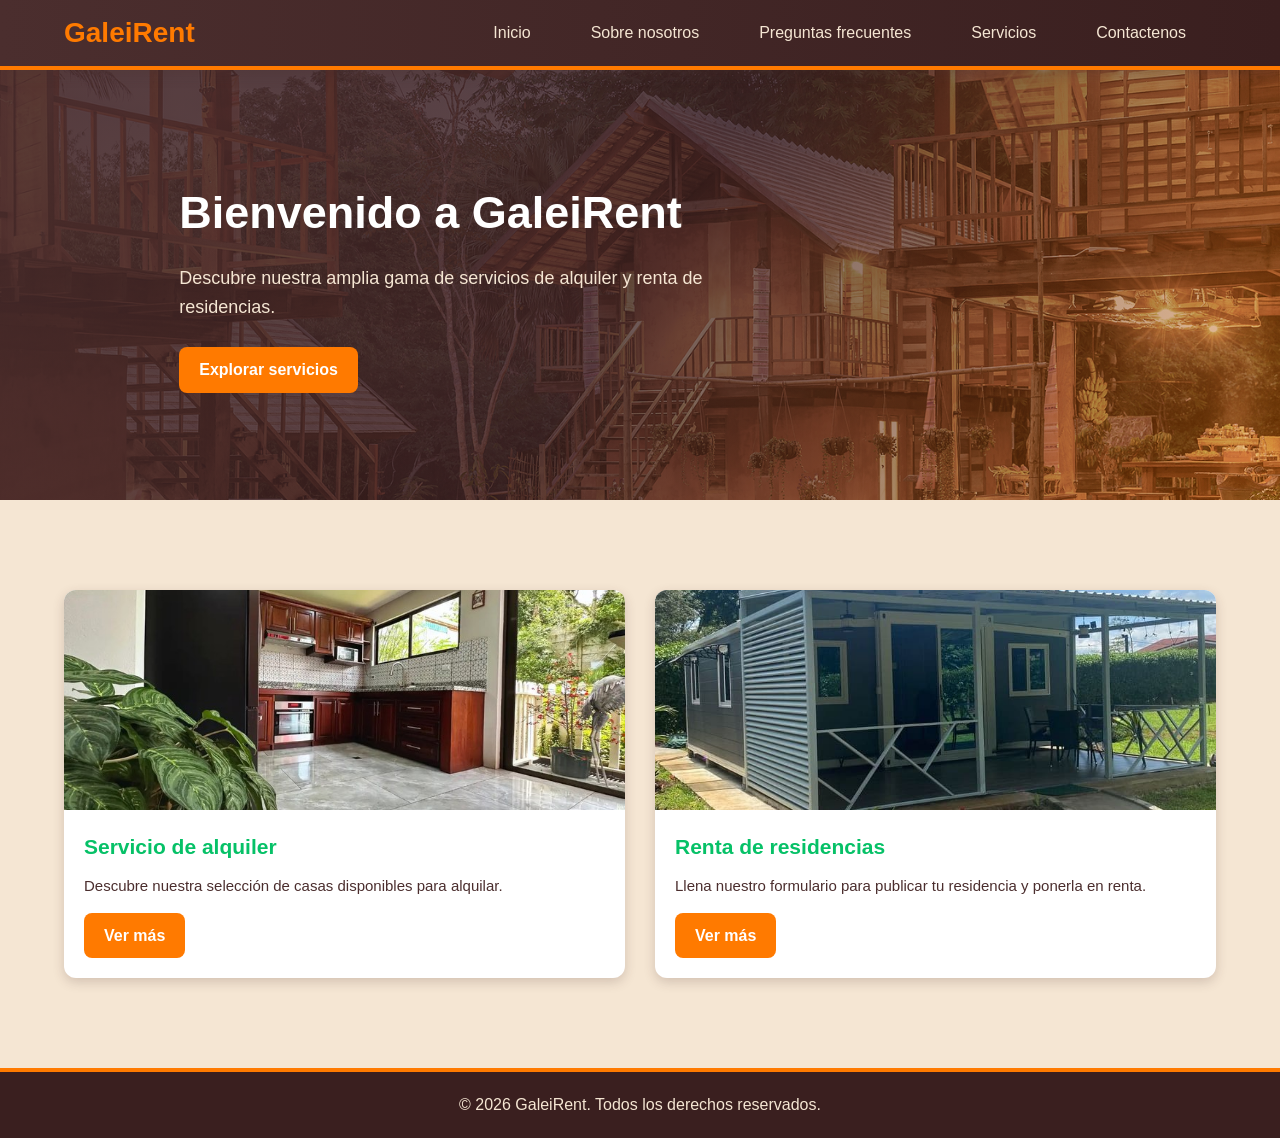
<file: index.html>
<!DOCTYPE html>
<html lang="en">

<head>
    <meta charset="UTF-8">
    <meta name="viewport" content="width=device-width, initial-scale=1.0">
    <title>Document</title>
    <link rel="stylesheet" href="css/style.css">
</head>

<body>
    <header>
        <section id="menu-inicio" class="menu-container">
            <nav class="menu">
                <h1 class="logo">GaleiRent </h1>

                <ul class="menu-links">
                    <li class="menu-item">
                        <a href="#menu-inicio" class="menu-link">Inicio</a>
                    </li>

                    <li class="menu-item">
                        <a href="html/about.html" class="menu-link">Sobre nosotros</a>
                    </li>

                    <li class="menu-item">
                        <a href="html/faq.html" class="menu-link">Preguntas frecuentes</a>
                    </li>

                    <li class="menu-item">
                        <a href="#" class="menu-link">Servicios</a>
                        <ul class="menu-nesting">
                            <li class="menu-inside">
                                <a href="html/rental-publisher.html" id = "inside_text" class="menu-link menu-link--inside">Catalogo de alquiler</a>
                            </li>

                            <li class="menu-inside">
                                <a href="html/rental-catalog.html" id = "inside_text" class="menu-link menu-link--inside">Renta de residencias</a>
                            </li>

                        </ul>
                    </li>

                    <li class="menu-item">
                        <a href="#" class="menu-link">Contactenos</a>
                    </li>


                </ul>
            </nav>
        </section>
    </header>
    <main>
        <section class="hero">
            <div class="container">
                <div class="hero-content">
                    <h1 class="hero-title">Bienvenido a GaleiRent</h1>
                    <p class="hero-text">
                        Descubre nuestra amplia gama de servicios de alquiler y renta de residencias.
                    </p>
                    <a href="#inicio" class="btn">Explorar servicios</a>
                </div>
            </div>

        </section>
        <section id="inicio" class="section hero-service">
            <div class="container">
                <div class="projects-container">

                    <article class="project">

                        <div class="projects-img">
                            <img src="img/alquilar.jpg" alt="Alquiler de casas">
                        </div>

                        <div class="project-content">

                            <h3>Servicio de alquiler</h3>
                            <p>
                                Descubre nuestra selección de casas
                                disponibles para alquilar.
                            </p>
                            <a href="html/rental-catalog.html" class="btn">Ver más</a>

                        </div>
                    </article>

                    <article class="project">

                        <div class="projects-img">
                            <img src="img/rentar.jpg" alt="Renta de residencias">
                        </div>

                        <div class="project-content">
                            <h3>Renta de residencias</h3>

                            <p>
                                Llena nuestro formulario para publicar tu residencia y ponerla en renta.
                            </p>

                            <a href="html/rental-publisher.html" class="btn">Ver más</a>
                        </div>
                    </article>

                </div>
            </div>
        </section>
    </main>

    <footer>
        <div class="footer-container">
            <p>&copy; 2026 GaleiRent. Todos los derechos reservados.</p>
        </div>
    </footer>
</body>

</html>
</file>
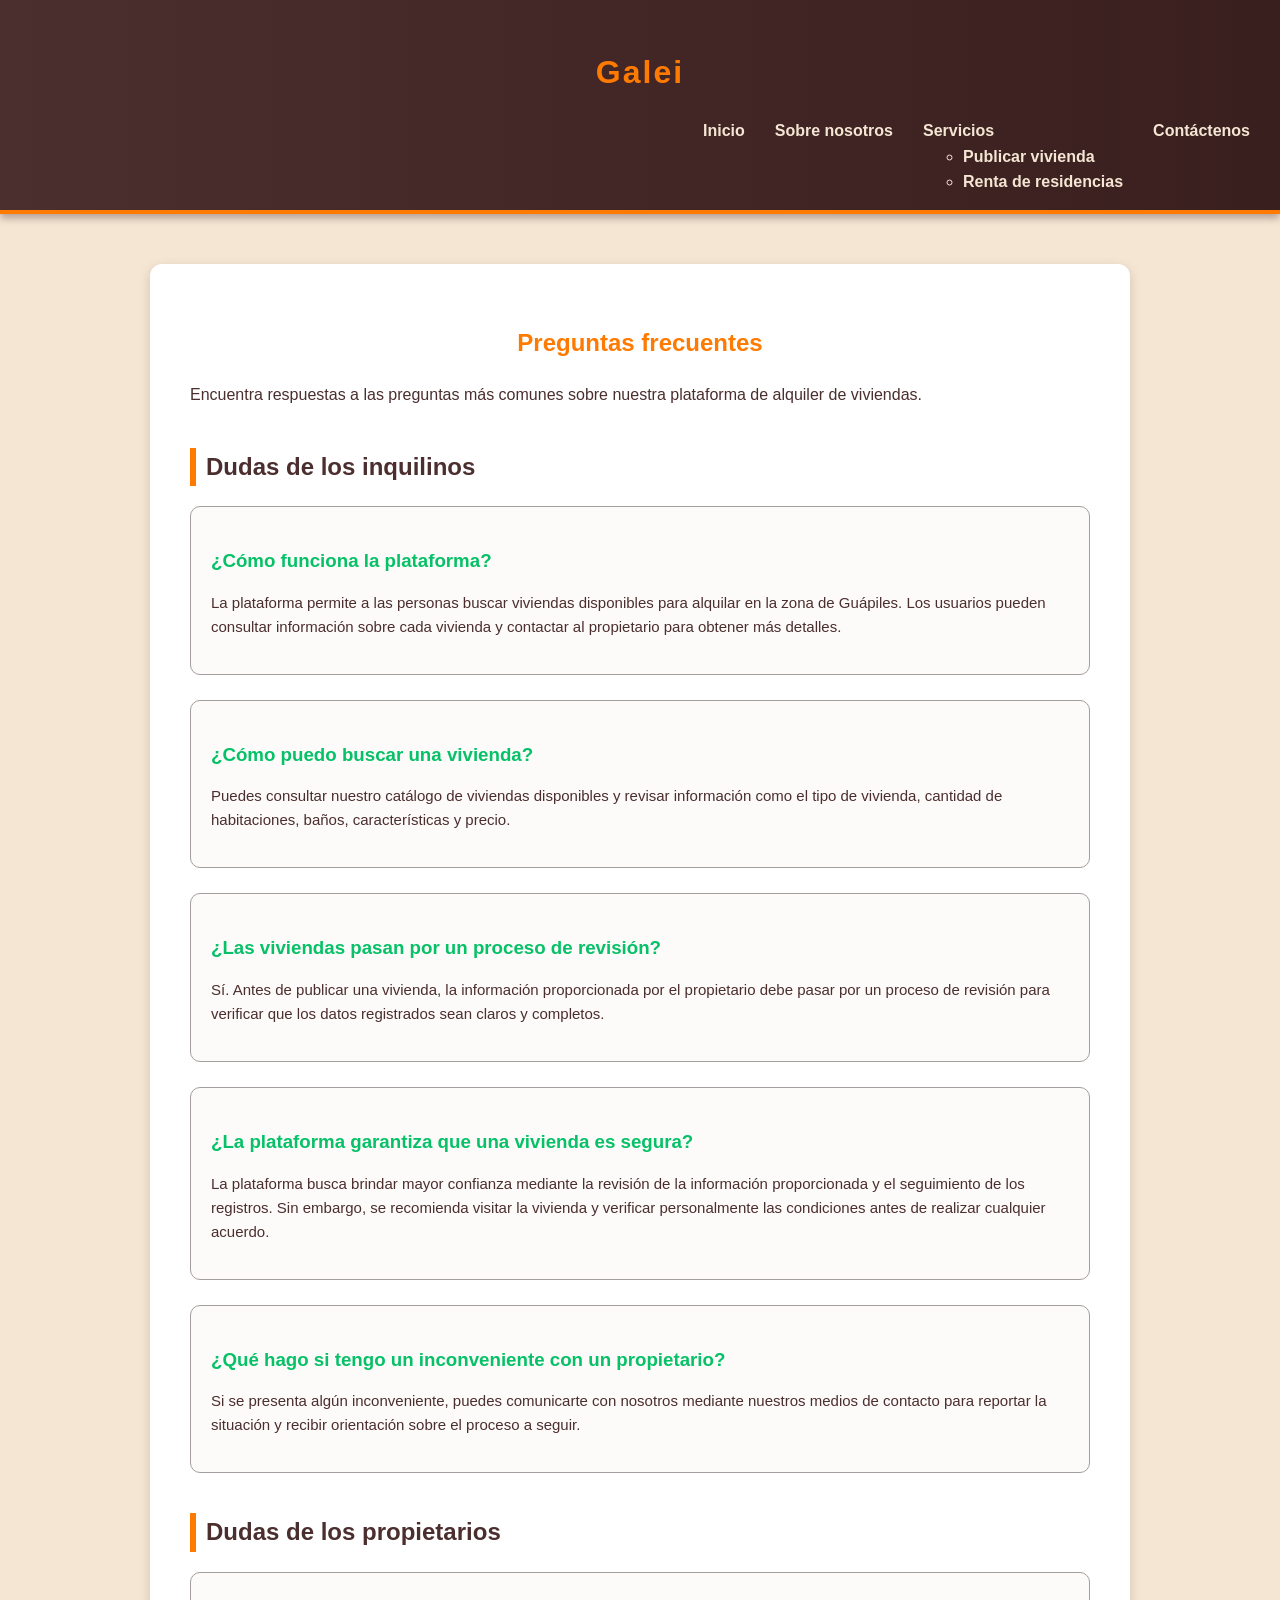
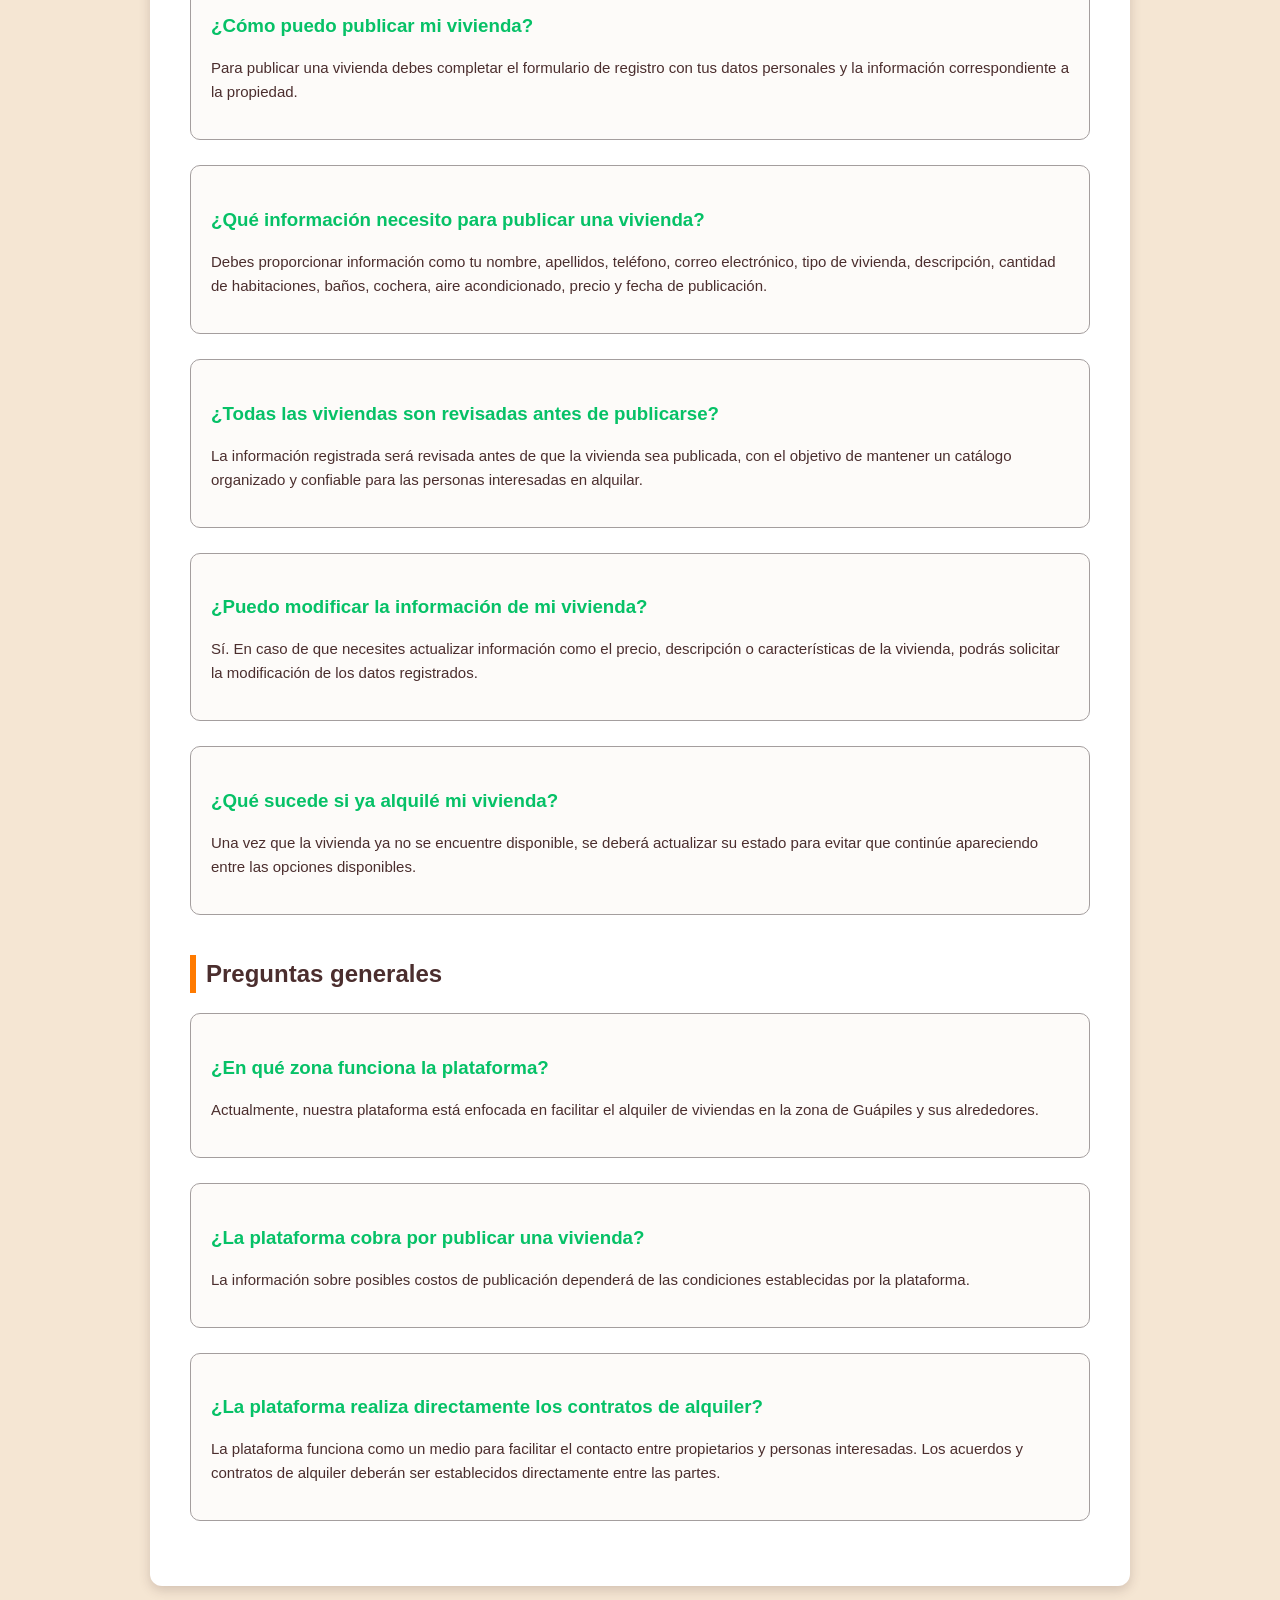
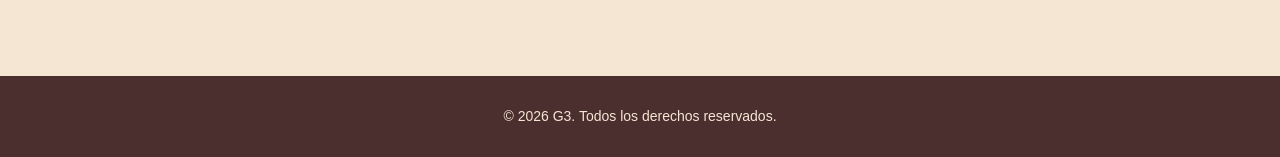
<file: html/faq.html>
<!DOCTYPE html>
<html lang="es">

<head>
    <meta charset="UTF-8">
    <meta name="viewport" content="width=device-width, initial-scale=1.0">
    <title>Preguntas frecuentes</title>
    <link rel="stylesheet" href="../css/faq.css">
</head>

<body>

    <header>
        <section class="menu-container">
            <nav class="menu">

                <h1 class="logo">Galei</h1>

                <ul class="menu-links">

                    <li class="menu-item">
                        <a href="../index.html" class="menu-link">Inicio</a>
                    </li>

                    <li class="menu-item">
                        <a href="about.html" class="menu-link">Sobre nosotros</a>
                    </li>

                    <li class="menu-item">
                        <a href="#" class="menu-link">Servicios</a>

                        <ul class="menu-nesting">

                            <li class="menu-inside">
                                <a href="rental-publisher.html"
                                    class="menu-link menu-link--inside">
                                    Publicar vivienda
                                </a>
                            </li>

                            <li class="menu-inside">
                                <a href="rental-catalog.html"
                                    class="menu-link menu-link--inside">
                                    Renta de residencias
                                </a>
                            </li>

                        </ul>

                    </li>

                    <li class="menu-item">
                        <a href="#" class="menu-link">Contáctenos</a>
                    </li>

                </ul>

            </nav>
        </section>
    </header>


    <main>

        <section class="faq-section">

            <div class="container">

                <h1>Preguntas frecuentes</h1>

                <p>
                    Encuentra respuestas a las preguntas más comunes sobre
                    nuestra plataforma de alquiler de viviendas.
                </p>


                <!-- PREGUNTAS DEL INQUILINO -->

                <section class="faq-category">

                    <h2>Dudas de los inquilinos</h2>

                    <article class="faq-item">

                        <h3>¿Cómo funciona la plataforma?</h3>

                        <p>
                            La plataforma permite a las personas buscar viviendas
                            disponibles para alquilar en la zona de Guápiles.
                            Los usuarios pueden consultar información sobre cada
                            vivienda y contactar al propietario para obtener más
                            detalles.
                        </p>

                    </article>


                    <article class="faq-item">

                        <h3>¿Cómo puedo buscar una vivienda?</h3>

                        <p>
                            Puedes consultar nuestro catálogo de viviendas
                            disponibles y revisar información como el tipo de
                            vivienda, cantidad de habitaciones, baños,
                            características y precio.
                        </p>

                    </article>


                    <article class="faq-item">

                        <h3>¿Las viviendas pasan por un proceso de revisión?</h3>

                        <p>
                            Sí. Antes de publicar una vivienda, la información
                            proporcionada por el propietario debe pasar por un
                            proceso de revisión para verificar que los datos
                            registrados sean claros y completos.
                        </p>

                    </article>


                    <article class="faq-item">

                        <h3>¿La plataforma garantiza que una vivienda es segura?</h3>

                        <p>
                            La plataforma busca brindar mayor confianza mediante
                            la revisión de la información proporcionada y el
                            seguimiento de los registros. Sin embargo, se recomienda
                            visitar la vivienda y verificar personalmente las
                            condiciones antes de realizar cualquier acuerdo.
                        </p>

                    </article>


                    <article class="faq-item">

                        <h3>¿Qué hago si tengo un inconveniente con un propietario?</h3>

                        <p>
                            Si se presenta algún inconveniente, puedes comunicarte
                            con nosotros mediante nuestros medios de contacto para
                            reportar la situación y recibir orientación sobre el
                            proceso a seguir.
                        </p>

                    </article>

                </section>


                <!-- PREGUNTAS DEL PROPIETARIO -->

                <section class="faq-category">

                    <h2>Dudas de los propietarios</h2>

                    <article class="faq-item">

                        <h3>¿Cómo puedo publicar mi vivienda?</h3>

                        <p>
                            Para publicar una vivienda debes completar el formulario
                            de registro con tus datos personales y la información
                            correspondiente a la propiedad.
                        </p>

                    </article>


                    <article class="faq-item">

                        <h3>¿Qué información necesito para publicar una vivienda?</h3>

                        <p>
                            Debes proporcionar información como tu nombre,
                            apellidos, teléfono, correo electrónico, tipo de
                            vivienda, descripción, cantidad de habitaciones,
                            baños, cochera, aire acondicionado, precio y fecha
                            de publicación.
                        </p>

                    </article>


                    <article class="faq-item">

                        <h3>¿Todas las viviendas son revisadas antes de publicarse?</h3>

                        <p>
                            La información registrada será revisada antes de que
                            la vivienda sea publicada, con el objetivo de mantener
                            un catálogo organizado y confiable para las personas
                            interesadas en alquilar.
                        </p>

                    </article>


                    <article class="faq-item">

                        <h3>¿Puedo modificar la información de mi vivienda?</h3>

                        <p>
                            Sí. En caso de que necesites actualizar información
                            como el precio, descripción o características de la
                            vivienda, podrás solicitar la modificación de los
                            datos registrados.
                        </p>

                    </article>


                    <article class="faq-item">

                        <h3>¿Qué sucede si ya alquilé mi vivienda?</h3>

                        <p>
                            Una vez que la vivienda ya no se encuentre disponible,
                            se deberá actualizar su estado para evitar que continúe
                            apareciendo entre las opciones disponibles.
                        </p>

                    </article>

                </section>


                <!-- PREGUNTAS GENERALES -->

                <section class="faq-category">

                    <h2>Preguntas generales</h2>

                    <article class="faq-item">

                        <h3>¿En qué zona funciona la plataforma?</h3>

                        <p>
                            Actualmente, nuestra plataforma está enfocada en
                            facilitar el alquiler de viviendas en la zona de
                            Guápiles y sus alrededores.
                        </p>

                    </article>


                    <article class="faq-item">

                        <h3>¿La plataforma cobra por publicar una vivienda?</h3>

                        <p>
                            La información sobre posibles costos de publicación
                            dependerá de las condiciones establecidas por la
                            plataforma.
                        </p>

                    </article>


                    <article class="faq-item">

                        <h3>¿La plataforma realiza directamente los contratos de alquiler?</h3>

                        <p>
                            La plataforma funciona como un medio para facilitar
                            el contacto entre propietarios y personas interesadas.
                            Los acuerdos y contratos de alquiler deberán ser
                            establecidos directamente entre las partes.
                        </p>

                    </article>

                </section>

            </div>

        </section>

    </main>


    <footer>

        <div class="footer-container">

            <p>
                &copy; 2026 G3. Todos los derechos reservados.
            </p>

        </div>

    </footer>

</body>

</html>
</file>
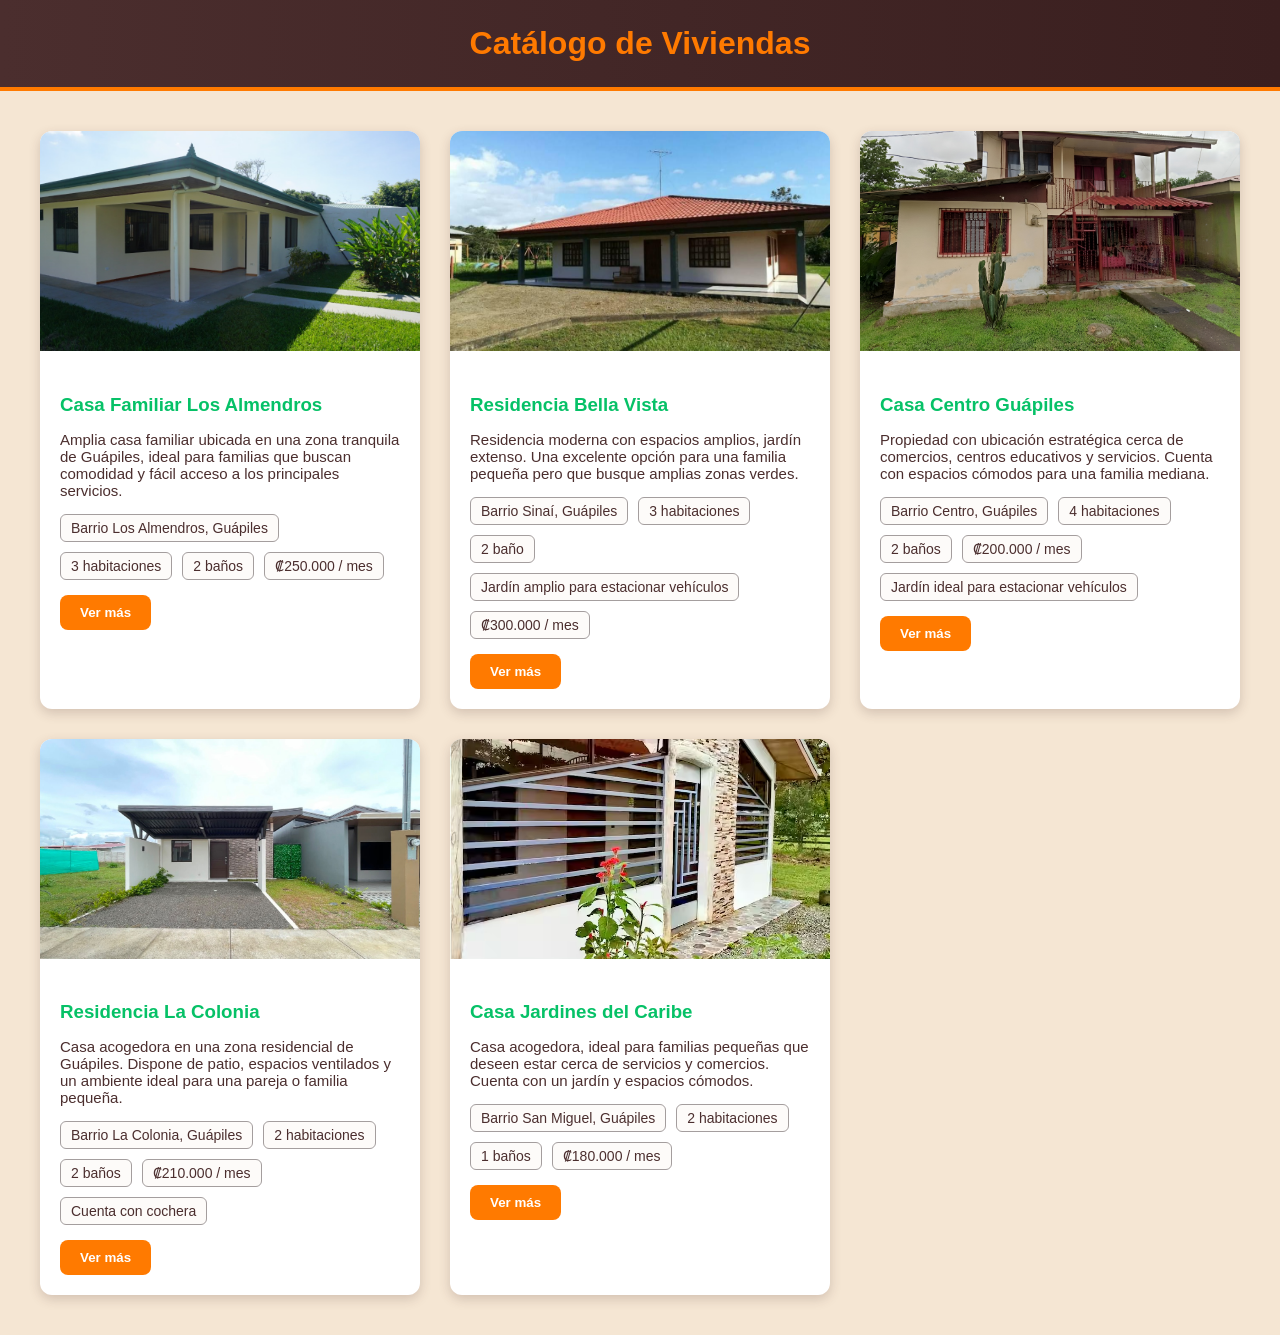
<file: html/rental-catalog.html>
<!DOCTYPE html>
<html lang="en">

<head>
    <meta charset="UTF-8">
    <meta name="viewport" content="width=device-width, initial-scale=1.0">
    <title>Document</title>
    <link rel="stylesheet" href="../css/catalog.css">
</head>

<body>

    <header>
        <h1>Catálogo de Viviendas</h1>

    </header>

    <main>
        <section id="inicio" class="section hero-service">
            <div class="container">
                <div class="projects-container">
                    <article class="project">

                        <div class="projects-img">
                            <img src="../img/casa-pr.jpeg" alt="Casa familiar en Guápiles">
                        </div>

                        <div class="project-content">

                            <h3>Casa Familiar Los Almendros</h3>

                            <p>
                                Amplia casa familiar ubicada en una zona tranquila de Guápiles,
                                ideal para familias que buscan comodidad y fácil acceso a los
                                principales servicios.
                            </p>

                            <div class="property-info">
                                <span> Barrio Los Almendros, Guápiles</span>
                                <span> 3 habitaciones</span>
                                <span> 2 baños</span>
                                <span> ₡250.000 / mes</span>
                            </div>

                            <button class="btn">Ver más</button>

                        </div>

                    </article>


                    <article class="project">

                        <div class="projects-img">
                            <img src="../img/casa-zv.jpg" alt="Residencia moderna en Guápiles">
                        </div>

                        <div class="project-content">

                            <h3>Residencia Bella Vista</h3>

                            <p>
                                Residencia moderna con espacios amplios, jardín extenso. Una excelente opción para una familia pequeña pero que busque
                                amplias zonas verdes.
                            </p>

                            <div class="property-info">
                                <span> Barrio Sinaí, Guápiles</span>
                                <span> 3 habitaciones</span>
                                <span> 2 baño</span>
                                <span> Jardín amplio para estacionar vehículos</span>
                                <span> ₡300.000 / mes</span>
                            </div>

                            <button class="btn">Ver más</button>

                        </div>

                    </article>


                    <article class="project">

                        <div class="projects-img">
                            <img src="../img/casa-m2.0.jpg" alt="Casa amplia en el centro de Guápiles">
                        </div>

                        <div class="project-content">

                            <h3>Casa Centro Guápiles</h3>

                            <p>
                                Propiedad con ubicación estratégica cerca de comercios, centros educativos
                                y servicios. Cuenta con espacios cómodos para una familia mediana.
                            </p>

                            <div class="property-info">
                                <span> Barrio Centro, Guápiles</span>
                                <span> 4 habitaciones</span>
                                <span> 2 baños</span>
                                <span> ₡200.000 / mes</span>
                                <span> Jardín ideal para estacionar vehículos</span>
                            </div>

                            <button class="btn">Ver más</button>

                        </div>

                    </article>


                    <article class="project">

                        <div class="projects-img">
                            <img src="../img/casa-pv.jpg" alt="Casa en Barrio La Colonia">
                        </div>

                        <div class="project-content">

                            <h3>Residencia La Colonia</h3>

                            <p>
                                Casa acogedora en una zona residencial de Guápiles. Dispone de
                                patio, espacios ventilados y un ambiente ideal para una pareja
                                o familia pequeña.
                            </p>

                            <div class="property-info">
                                <span> Barrio La Colonia, Guápiles</span>
                                <span> 2 habitaciones</span>
                                <span> 2 baños</span>
                                <span> ₡210.000 / mes</span>
                                <span> Cuenta con cochera</span>
                            </div>

                            <button class="btn">Ver más</button>

                        </div>

                    </article>


                    <article class="project">

                        <div class="projects-img">
                            <img src="../img/casa-c.jpg" alt="Casa con jardín en Guápiles">
                        </div>

                        <div class="project-content">

                            <h3>Casa Jardines del Caribe</h3>

                            <p>
                                Casa acogedora, ideal para familias pequeñas que deseen estar cerca de servicios y comercios.
                                 Cuenta con un jardín y espacios cómodos.
                            </p>

                            <div class="property-info">
                                <span> Barrio San Miguel, Guápiles</span>
                                <span> 2 habitaciones</span>
                                <span> 1 baños</span>
                                <span> ₡180.000 / mes</span>
                            </div>

                            <button class="btn">Ver más</button>

                        </div>

                    </article>

                </div>
            </div>
        </section>


    </main>
</body>

</html>
</file>
<file: css/style.css>
/* ==============================
   ESTILO GENERAL
================================ */

* {
    margin: 0;
    padding: 0;
    box-sizing: border-box;
}

html {
    scroll-behavior: smooth;
}

body {
    font-family: "Segoe UI", sans-serif;
    background-color: #F5E6D3;
    color: #4B2E2E;
    line-height: 1.6;
}


/* ==============================
   HEADER
================================ */

header {
    background: linear-gradient(
        90deg,
        #4B2E2E,
        #3A1F1F
    );

    position: sticky;
    top: 0;
    z-index: 1000;

    box-shadow:
        0 4px 12px rgba(75, 46, 46, 0.3);

    height: 70px;

    border-bottom: 4px solid #FF7A00;
}


/* ==============================
   MENU
================================ */

.menu {
    display: flex;
    align-items: center;
    justify-content: space-between;

    width: 100%;
    height: 100%;
}

.menu-container {
    display: flex;
    justify-content: space-between;
    align-items: center;

    width: 90%;
    max-width: 1200px;
    height: 100%;

    margin: 0 auto;
}


/* ==============================
   LOGO
================================ */

.logo {
    color: #FF7A00;
    font-size: 28px;
}


/* ==============================
   MENU LINKS
================================ */

.menu-links {
    height: 100%;

    display: flex;

    transition: transform .5s;
}

.menu-item {
    list-style: none;
    position: relative;

    height: 100%;

    --clip: polygon(
        0 0,
        100% 0,
        100% 0,
        0 0
    );
}

.menu-item:hover {
    --clip: polygon(
        0 0,
        100% 0,
        100% 100%,
        0 100%
    );
}

.menu-link {
    color: #F5E6D3;

    text-decoration: none;

    display: flex;
    align-items: center;

    padding: 0 30px;

    height: 100%;

    transition:
        background-color .3s,
        color .3s;
}

.menu-link:hover {
    background-color: rgba(255, 122, 0, 0.15);
    color: #FF7A00;
}

.menu-link--inside {
    padding: 10px 30px 10px 10px;
}

.menu-link--inside:hover {
    background-color: #F5E6D3;
    color: #372020;
}


/* ==============================
   MENU DESPLEGABLE
================================ */

.menu-nesting {
    position: absolute;

    right: 0;
    bottom: 0;

    transform: translateY(100%);

    width: 100%;

    list-style: none;

    background-color: #FFFFFF;

    clip-path: var(--clip);

    transition: .3s;

    z-index: 200;

    border-radius: 0 0 10px 10px;

    overflow: hidden;

    box-shadow:
        0 6px 16px rgba(75, 46, 46, 0.3);
}
#inside_text{
        color: #372020;
}
.menu-inside {
    color: #372020;
    list-style: none;
}


/* ==============================
   HERO
================================ */

.hero {
    min-height: 430px;

    display: flex;
    align-items: center;

    padding: 60px 10%;

    background:
        linear-gradient(
            120deg,
            rgba(75, 46, 46, 0.90),
            rgba(58, 31, 31, 0.75),
            rgba(255, 122, 0, 0.35)
        ),
        url("../img/house.jpg");

    background-size: cover;
    background-position: center;
}

.hero-content {
    max-width: 600px;
}

.hero-title {
    color: #FFFFFF;

    font-size: 45px;

    margin-bottom: 15px;
}

.hero-text {
    color: #F5E6D3;

    font-size: 18px;

    margin-bottom: 25px;
}


/* ==============================
   BOTONES
================================ */

.btn {
    display: inline-block;

    padding: 10px 20px;

    border: none;
    border-radius: 8px;

    background-color: #FF7A00;

    color: #FFFFFF;

    text-decoration: none;

    font-weight: bold;

    cursor: pointer;

    transition:
        background-color .3s ease,
        transform .2s ease;
}

.btn:hover {
    background-color: #06C167;

    transform: translateY(-3px);
}


/* ==============================
   SECCIONES
================================ */

.section {
    padding: 90px 0;
}

.hero-service {
    background-color: #F5E6D3;
}

.container {
    width: 90%;
    max-width: 1200px;

    margin: 0 auto;
}


/* ==============================
   PROYECTOS
================================ */

.projects-container {
    display: grid;

    grid-template-columns:
        repeat(auto-fit, minmax(320px, 1fr));

    gap: 30px;
}


/* ==============================
   TARJETAS
================================ */

.project {
    width: 100%;

    background-color: #FFFFFF;

    border-radius: 12px;

    overflow: hidden;

    box-shadow:
        0 4px 12px rgba(75, 46, 46, 0.2);

    transition:
        transform 0.2s ease,
        box-shadow 0.2s ease;
}

.project:hover {
    transform: translateY(-5px);

    box-shadow:
        0 6px 16px rgba(75, 46, 46, 0.3);
}


/* ==============================
   IMAGEN DE LAS TARJETAS
================================ */

.projects-img {
    height: 220px;

    overflow: hidden;
}

.projects-img img {
    width: 100%;
    height: 100%;

    object-fit: cover;

    transition: transform 0.4s;
}

.project:hover .projects-img img {
    transform: scale(1.06);
}


/* ==============================
   CONTENIDO DE LAS TARJETAS
================================ */

.project-content {
    padding: 20px;
}

.project-content h3 {
    color: #06C167;

    font-size: 21px;

    margin-bottom: 10px;
}

.project-content p {
    color: #4B2E2E;

    font-size: 15px;

    margin-bottom: 15px;
}


/* ==============================
   FOOTER
================================ */

footer {
    color: #F5E6D3;

    background-color: #3A1F1F;

    padding: 20px 0;

    text-align: center;

    border-top: 4px solid #FF7A00;
}

.footer-container {
    width: 90%;
    max-width: 1200px;

    margin: 0 auto;
}


/* ==============================
   RESPONSIVE
================================ */

@media (max-width: 768px) {

    header {
        height: auto;
    }

    .menu {
        flex-direction: column;
    }

    .menu-container {
        padding: 15px 0;
    }

    .menu-links {
        flex-direction: column;

        width: 100%;
    }

    .menu-item {
        height: auto;
    }

    .menu-link {
        padding: 15px;

        justify-content: center;
    }

    .menu-nesting {
        position: static;

        transform: none;

        width: 100%;

        clip-path: none;

        display: none;
    }

    .menu-item:hover .menu-nesting {
        display: block;
    }

    .hero {
        min-height: 400px;

        padding: 50px 5%;
    }

    .hero-title {
        font-size: 35px;
    }

    .projects-container {
        grid-template-columns: 1fr;
    }

    .project {
        width: 100%;
    }
}
</file>
<file: css/faq.css>
/* ---------- Estilo general ---------- */
body {
    font-family: "Segoe UI", sans-serif;
    background-color: #F5E6D3; /* Beige suave */
    color: #4B2E2E; /* Café profundo */
    margin: 0;
    padding: 0;
    line-height: 1.6;
}

/* ---------- Header ---------- */
header {
    background: linear-gradient(90deg, #4B2E2E, #3A1F1F);
    color: #F5E6D3;
    padding: 15px 30px;
    box-shadow: 0 4px 8px rgba(75, 46, 46, 0.4);
    border-bottom: 4px solid #FF7A00;
}

.logo {
    font-size: 32px;
    font-weight: bold;
    color: #FF7A00;
    letter-spacing: 2px;
}

.menu-links {
    list-style: none;
    display: flex;
    justify-content: flex-end;
    gap: 30px;
    margin: 0;
    padding: 0;
}

.menu-link {
    color: #F5E6D3;
    text-decoration: none;
    font-weight: 600;
    position: relative;
    transition: color 0.3s ease;
}

.menu-link::after {
    content: "";
    position: absolute;
    width: 0%;
    height: 2px;
    bottom: -4px;
    left: 0;
    background-color: #06C167;
    transition: width 0.3s ease;
}

.menu-link:hover {
    color: #06C167;
}

.menu-link:hover::after {
    width: 100%;
}

/* ---------- Sección FAQ ---------- */
.faq-section {
    padding: 50px 20px;
}

.container {
    max-width: 900px;
    margin: auto;
    background-color: #FFFFFF;
    border-radius: 12px;
    box-shadow: 0 4px 12px rgba(75, 46, 46, 0.2);
    padding: 40px;
}

h1 {
    text-align: center;
    color: #FF7A00;
    margin-bottom: 20px;
}

h2 {
    color: #4B2E2E;
    border-left: 6px solid #FF7A00;
    padding-left: 10px;
    margin-top: 40px;
}

.faq-item {
    margin-bottom: 25px;
    padding: 20px;
    border: 1px solid #A49E9E;
    border-radius: 10px;
    background-color: #FDFBF9;
    transition: transform 0.2s ease, box-shadow 0.2s ease;
}

.faq-item:hover {
    transform: translateY(-3px);
    box-shadow: 0 6px 12px rgba(75, 46, 46, 0.2);
}

.faq-item h3 {
    color: #06C167;
    margin-bottom: 10px;
}

.faq-item p {
    color: #4B2E2E;
    font-size: 15px;
}

/* ---------- Footer ---------- */
footer {
    background-color: #4B2E2E;
    color: #F5E6D3;
    text-align: center;
    padding: 15px 0;
    font-size: 14px;
    margin-top: 40px;
}
</file>
<file: css/catalog.css>
/* ---------- Estilo general ---------- */
body {
    font-family: "Segoe UI", sans-serif;
    background-color: #F5E6D3; /* Beige suave */
    color: #4B2E2E; /* Café profundo */
    margin: 0;
    padding: 0;
}

/* ---------- Header ---------- */
header {
    background: linear-gradient(90deg, #4B2E2E, #3A1F1F);
    color: #F5E6D3;
    text-align: center;
    padding: 25px;
    border-bottom: 4px solid #FF7A00;
}

header h1 {
    margin: 0;
    font-size: 32px;
    color: #FF7A00;
}

/* ---------- Contenedor principal ---------- */
.container {
    max-width: 1200px;
    margin: auto;
    padding: 40px 20px;
}

/* ---------- Grid de proyectos ---------- */
.projects-container {
    display: grid;
    grid-template-columns: repeat(auto-fit, minmax(320px, 1fr));
    gap: 30px;
}

/* ---------- Card de propiedad ---------- */
.project {
    background-color: #FFFFFF;
    border-radius: 12px;
    overflow: hidden;
    box-shadow: 0 4px 12px rgba(75, 46, 46, 0.2);
    transition: transform 0.2s ease, box-shadow 0.2s ease;
}

.project:hover {
    transform: translateY(-5px);
    box-shadow: 0 6px 16px rgba(75, 46, 46, 0.3);
}

.projects-img img {
    width: 100%;
    height: 220px;
    object-fit: cover;
}

.project-content {
    padding: 20px;
}

.project-content h3 {
    color: #06C167;
    margin-bottom: 10px;
}

.project-content p {
    color: #4B2E2E;
    font-size: 15px;
    margin-bottom: 15px;
}

/* ---------- Información de propiedad ---------- */
.property-info {
    display: flex;
    flex-wrap: wrap;
    gap: 10px;
    font-size: 14px;
    color: #4B2E2E;
    margin-bottom: 15px;
}

.property-info span {
    background-color: #FDFBF9;
    border: 1px solid #A49E9E;
    border-radius: 6px;
    padding: 5px 10px;
}

/* ---------- Botón ---------- */
.btn {
    background-color: #FF7A00;
    color: #FFFFFF;
    border: none;
    border-radius: 8px;
    padding: 10px 20px;
    font-weight: bold;
    cursor: pointer;
    transition: background-color 0.3s ease;
}

.btn:hover {
    background-color: #06C167;
}
</file>
